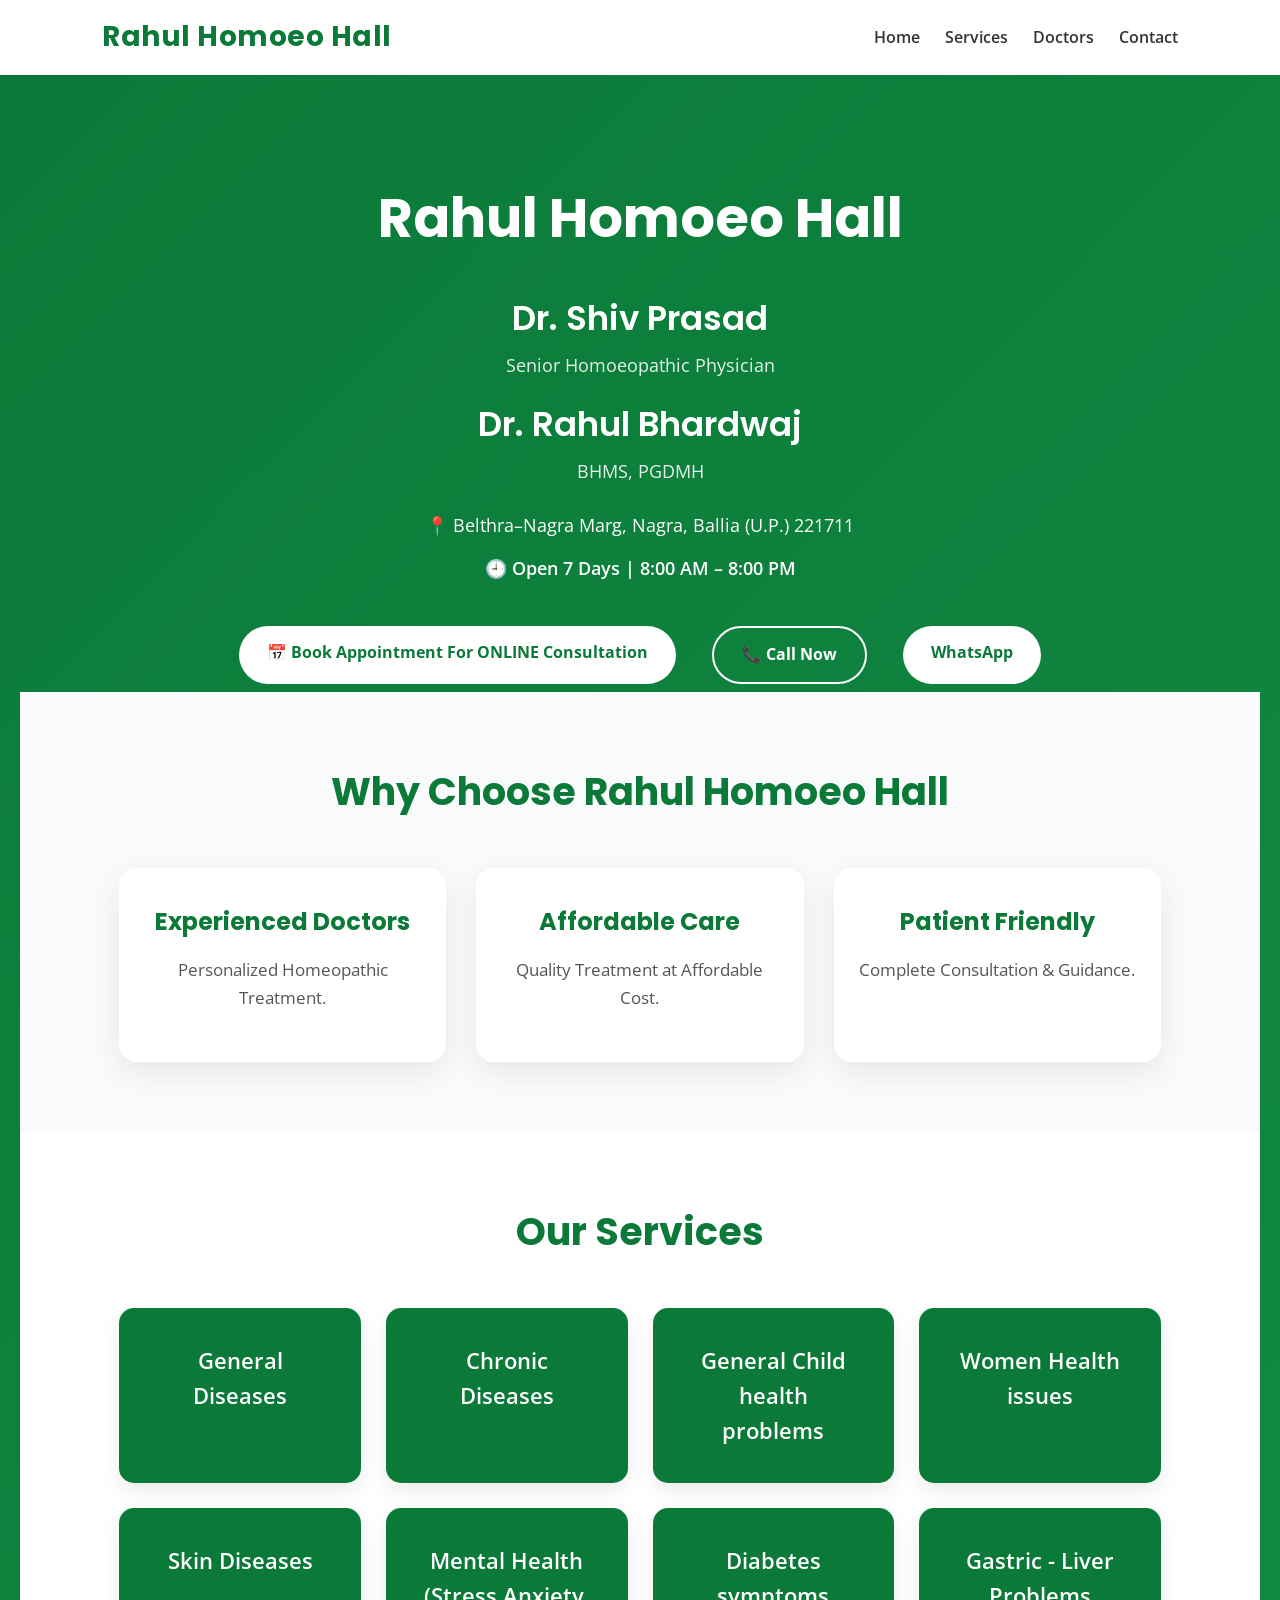
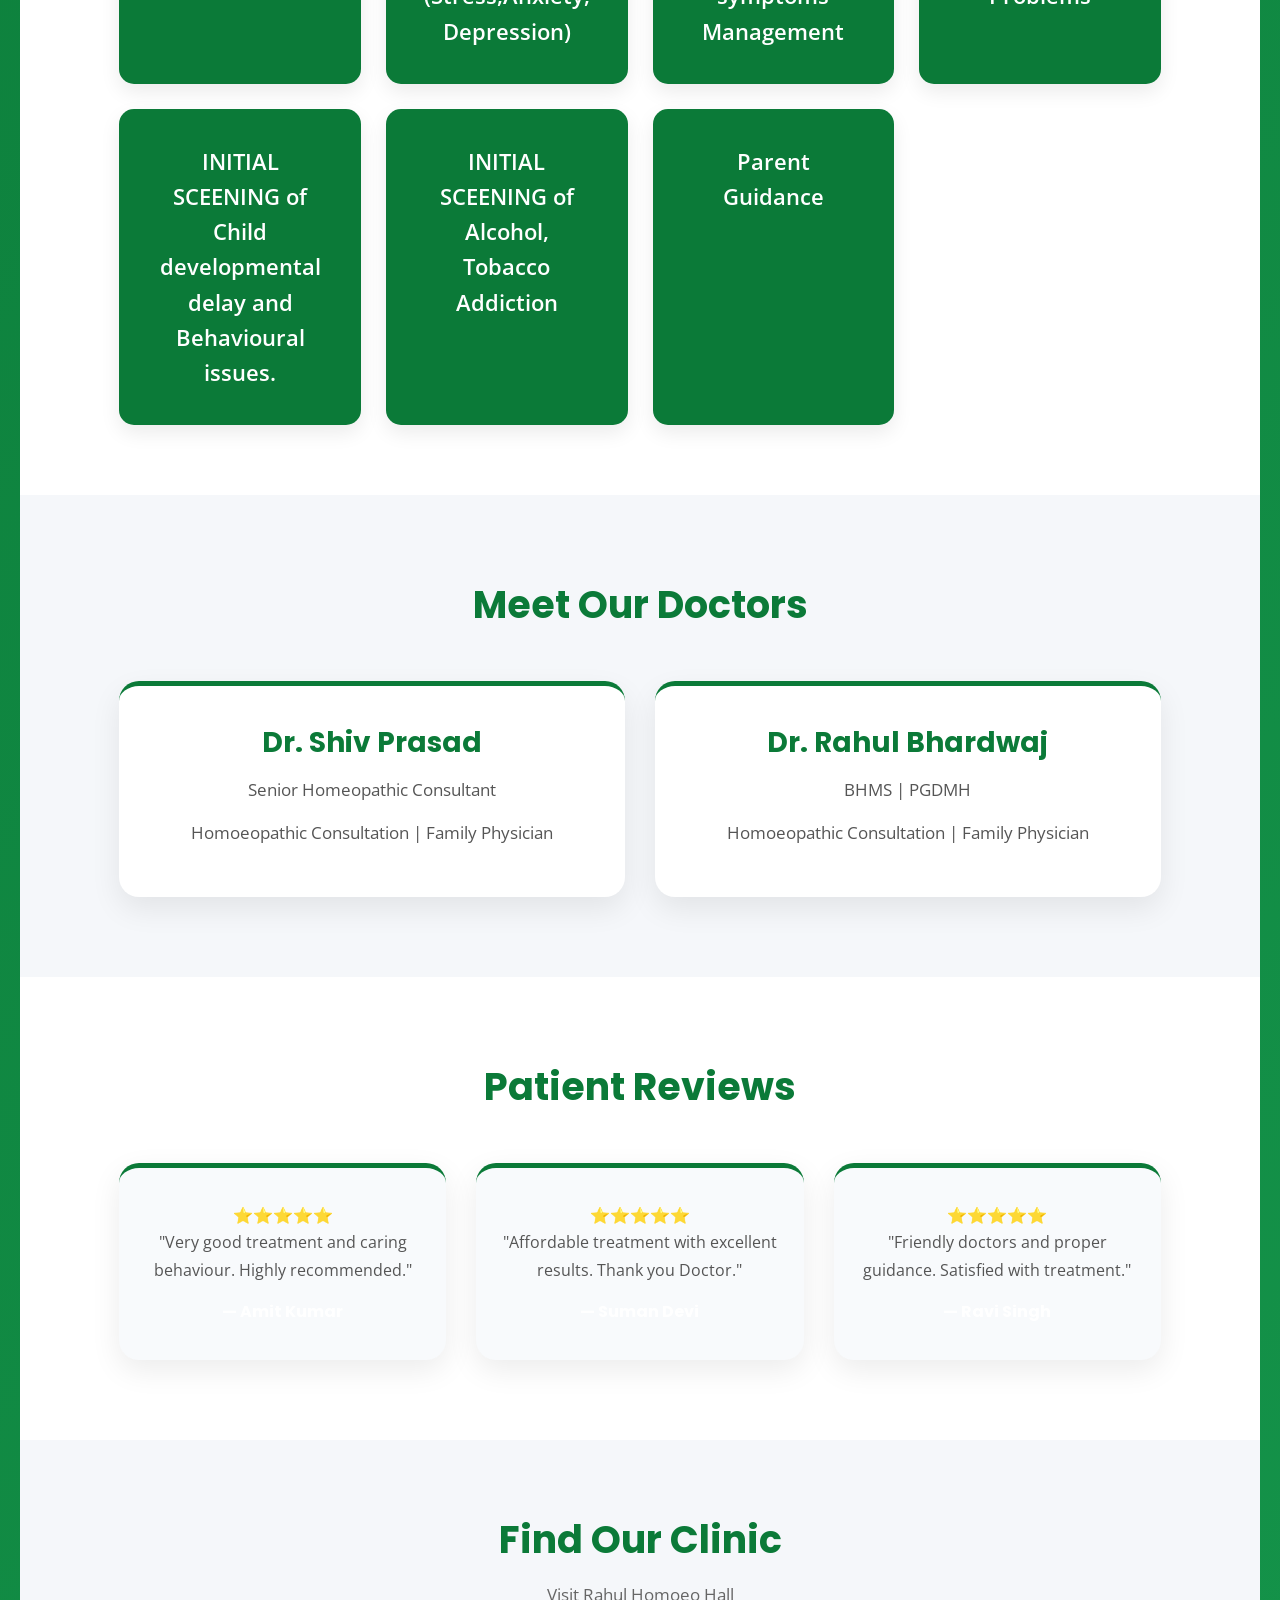
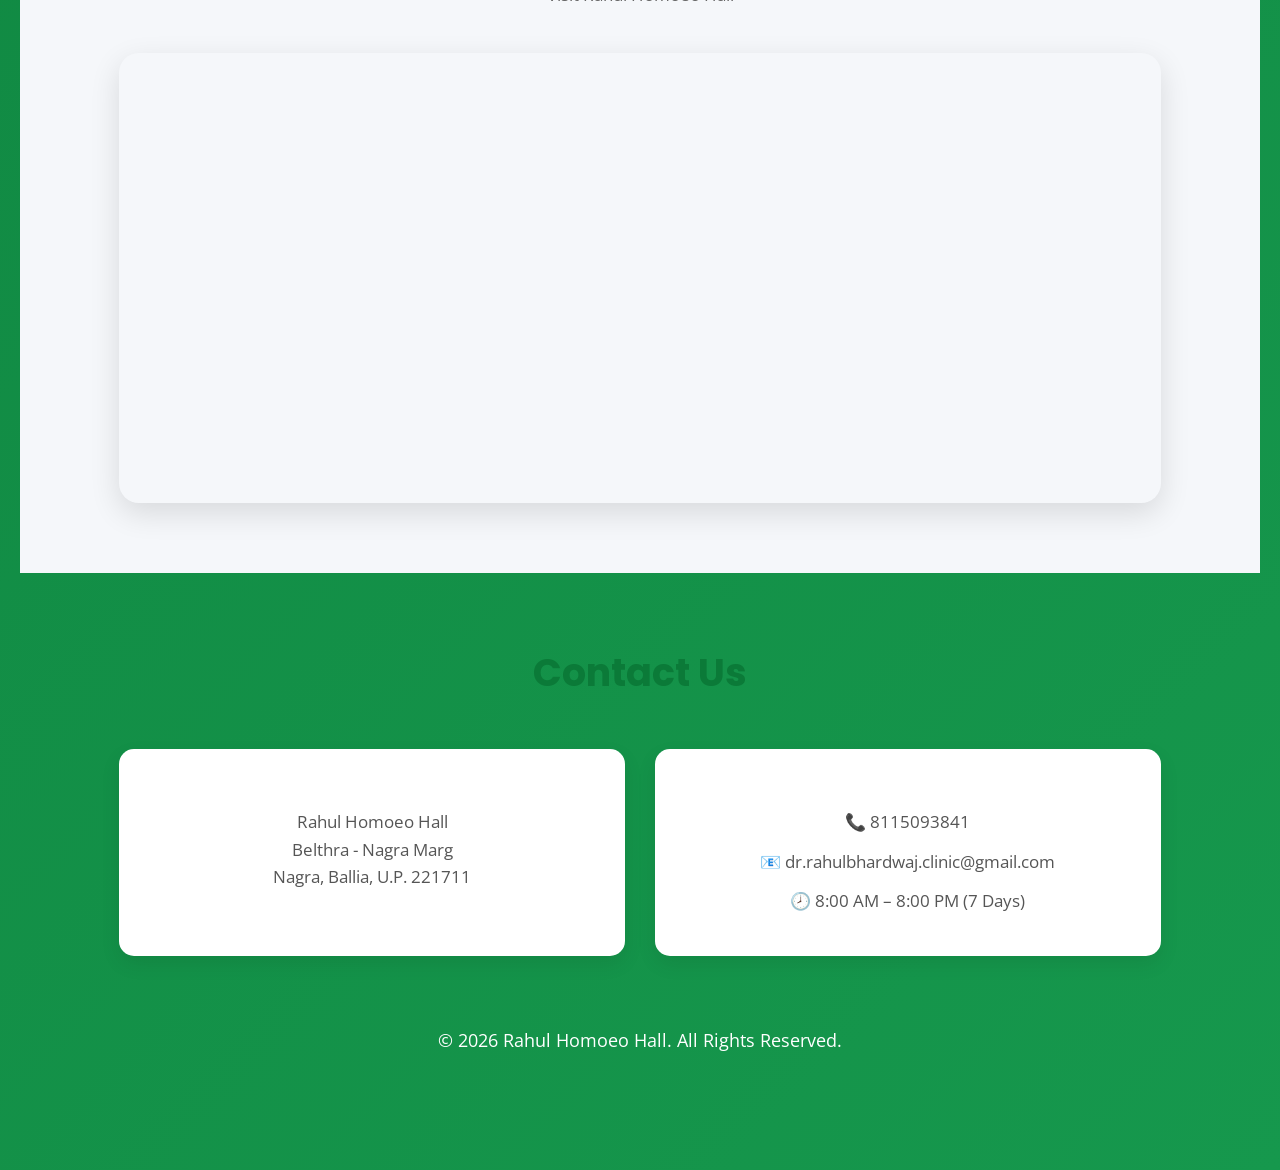
<file: index.html>
<!DOCTYPE html>
<html lang="en">

<head>
<meta charset="UTF-8">
<meta name="viewport" content="width=device-width, initial-scale=1.0">

<title>Rahul Homoeo Hall | Homeopathy Clinic</title>
<link rel="preconnect" href="https://fonts.googleapis.com">

<link rel="preconnect" href="https://fonts.gstatic.com" crossorigin>

<link href="https://fonts.googleapis.com/css2?family=Poppins:wght@400;500;600;700&family=Open+Sans:wght@400;500;600&display=swap" rel="stylesheet">
<link rel="stylesheet" href="style.css">

</head>

<body>

<header>

<div class="logo">
Rahul Homoeo Hall
</div>

<nav>

<ul>

<li><a href="#home">Home</a></li>

<li><a href="#services">Services</a></li>

<li><a href="#doctors">Doctors</a></li>

<li><a href="#contact">Contact</a></li>
<link rel="stylesheet" href="https://cdnjs.cloudflare.com/ajax/libs/font-awesome/6.5.2/css/all.min.css">
</ul>

</nav>

</header>

<section class="hero">

<div class="hero-content">

<h1>Rahul Homoeo Hall</h1>

<div class="doctor-names">

<h2>Dr. Shiv Prasad</h2>

<p class="doctor-title">
Senior Homoeopathic Physician
</p>

<h2>Dr. Rahul Bhardwaj</h2>

<p class="doctor-title">
BHMS, PGDMH
</p>

</div>

<p class="hero-address">
📍 Belthra–Nagra Marg, Nagra, Ballia (U.P.) 221711
</p>

<p class="hero-time">
🕘 Open 7 Days | 8:00 AM – 8:00 PM
</p>

<div class="hero-buttons">

<a href="appointment.html" class="btn-green">
📅 Book Appointment For ONLINE Consultation 

</a>

<a href="tel:+918115093841" class="btn-white">

📞 Call Now 

</a>

<a href="https://wa.me/918115093841" class="btn-green" target="_blank">
WhatsApp
</a>

</div>

</div>

<section id="why">
<div class="section-title">
<h2>Why Choose Rahul Homoeo Hall</h2>
</div>

<div class="why-grid">

<div class="why-card">
<h3>Experienced Doctors</h3>
<p>Personalized Homeopathic Treatment.</p>
</div>

<div class="why-card">
<h3>Affordable Care</h3>
<p>Quality Treatment at Affordable Cost.</p>
</div>

<div class="why-card">
<h3>Patient Friendly</h3>
<p>Complete Consultation & Guidance.</p>
</div>

</div>

</section>

<section id="services">

<div class="section-title">

<h2>Our Services</h2>

</div>

<div class="service-grid">

<div class="service-card">
General Diseases
</div>

<div class="service-card">
Chronic Diseases
</div>

<div class="service-card">
General Child health problems
</div>

<div class="service-card">
  Women Health issues
</div>

<div class="service-card">
Skin Diseases
</div>

<div class="service-card">
Mental Health (Stress,Anxiety,
Depression)
</div>

<div class="service-card">
Diabetes symptoms Management
</div>

<div class="service-card">
Gastric - Liver Problems
</div>

<div class="service-card">
INITIAL SCEENING of Child developmental delay and Behavioural issues.
</div>

<div class="service-card">
  INITIAL SCEENING of Alcohol, Tobacco Addiction
</div>

<div class="service-card">
Parent Guidance
</div>

</section>

<section id="doctors">

<div class="section-title">

<h2>Meet Our Doctors</h2>

</div>

<div class="doctor-grid">

<div class="doctor-box">

<h3>Dr. Shiv Prasad</h3>

<p>Senior Homeopathic Consultant</p>
<p>Homoeopathic Consultation  | Family Physician</p>

</div>

<div class="doctor-box">

<h3>Dr. Rahul Bhardwaj</h3>

<p>BHMS | PGDMH</p>
<p>Homoeopathic Consultation  | Family Physician </p>

</div>

</div>

</section>

<section id="reviews">

<div class="section-title">
<h2>Patient Reviews</h2>
</div>

<div class="review-grid">

<div class="review-card">
⭐⭐⭐⭐⭐
<p>
"Very good treatment and caring behaviour.
Highly recommended."
</p>
<h4>— Amit Kumar</h4>
</div>

<div class="review-card">
⭐⭐⭐⭐⭐
<p>
"Affordable treatment with excellent results.
Thank you Doctor."
</p>
<h4>— Suman Devi</h4>
</div>

<div class="review-card">
⭐⭐⭐⭐⭐
<p>
"Friendly doctors and proper guidance.
Satisfied with treatment."
</p>
<h4>— Ravi Singh</h4>
</div>

</div>

</section>

</div>


<!-- ================= GOOGLE MAP ================= -->

<section id="map">

<div class="section-title">
<h2>Find Our Clinic</h2>
<p>Visit Rahul Homoeo Hall</p>
</div>

<div class="map-container">

<iframe src="https://www.google.com/maps/embed?pb=!1m18!1m12!1m3!1d3586.8254006961056!2d83.87122497450284!3d25.973765977219355!2m3!1f0!2f0!3f0!3m2!1i1024!2i768!4f13.1!3m3!1m2!1s0x39923f58c93e7609%3A0x264336eaaa0608b!2sRahul%20Homoeo%20Hall!5e0!3m2!1sen!2sin!4v1785724657789!5m2!1sen!2sin" width="600" height="450" style="border:0;" allowfullscreen="" loading="lazy" referrerpolicy="strict-origin-when-cross-origin"></iframe>

</div>



</section>

<!-- ================= CONTACT ================= -->

<section id="contact">

<div class="section-title">
<h2>Contact Us</h2>
</div>

<div class="contact-grid">

<div>

<h3>Address</h3>

<p>
Rahul Homoeo Hall<br>
Belthra - Nagra Marg<br>
Nagra, Ballia, U.P. 221711
</p>

</div>

<div>

<h3>Contact</h3>

<p>📞 8115093841</p>

<p>📧 dr.rahulbhardwaj.clinic@gmail.com</p>

<p>🕗 8:00 AM – 8:00 PM (7 Days)</p>

</div>

</div>

</section>

<!-- ================= FOOTER ================= -->
</footer>

<p>© 2026 Rahul Homoeo Hall. All Rights Reserved.</p>

</footer>

<script src="script.js"></script>

</body>

</html>
</file>
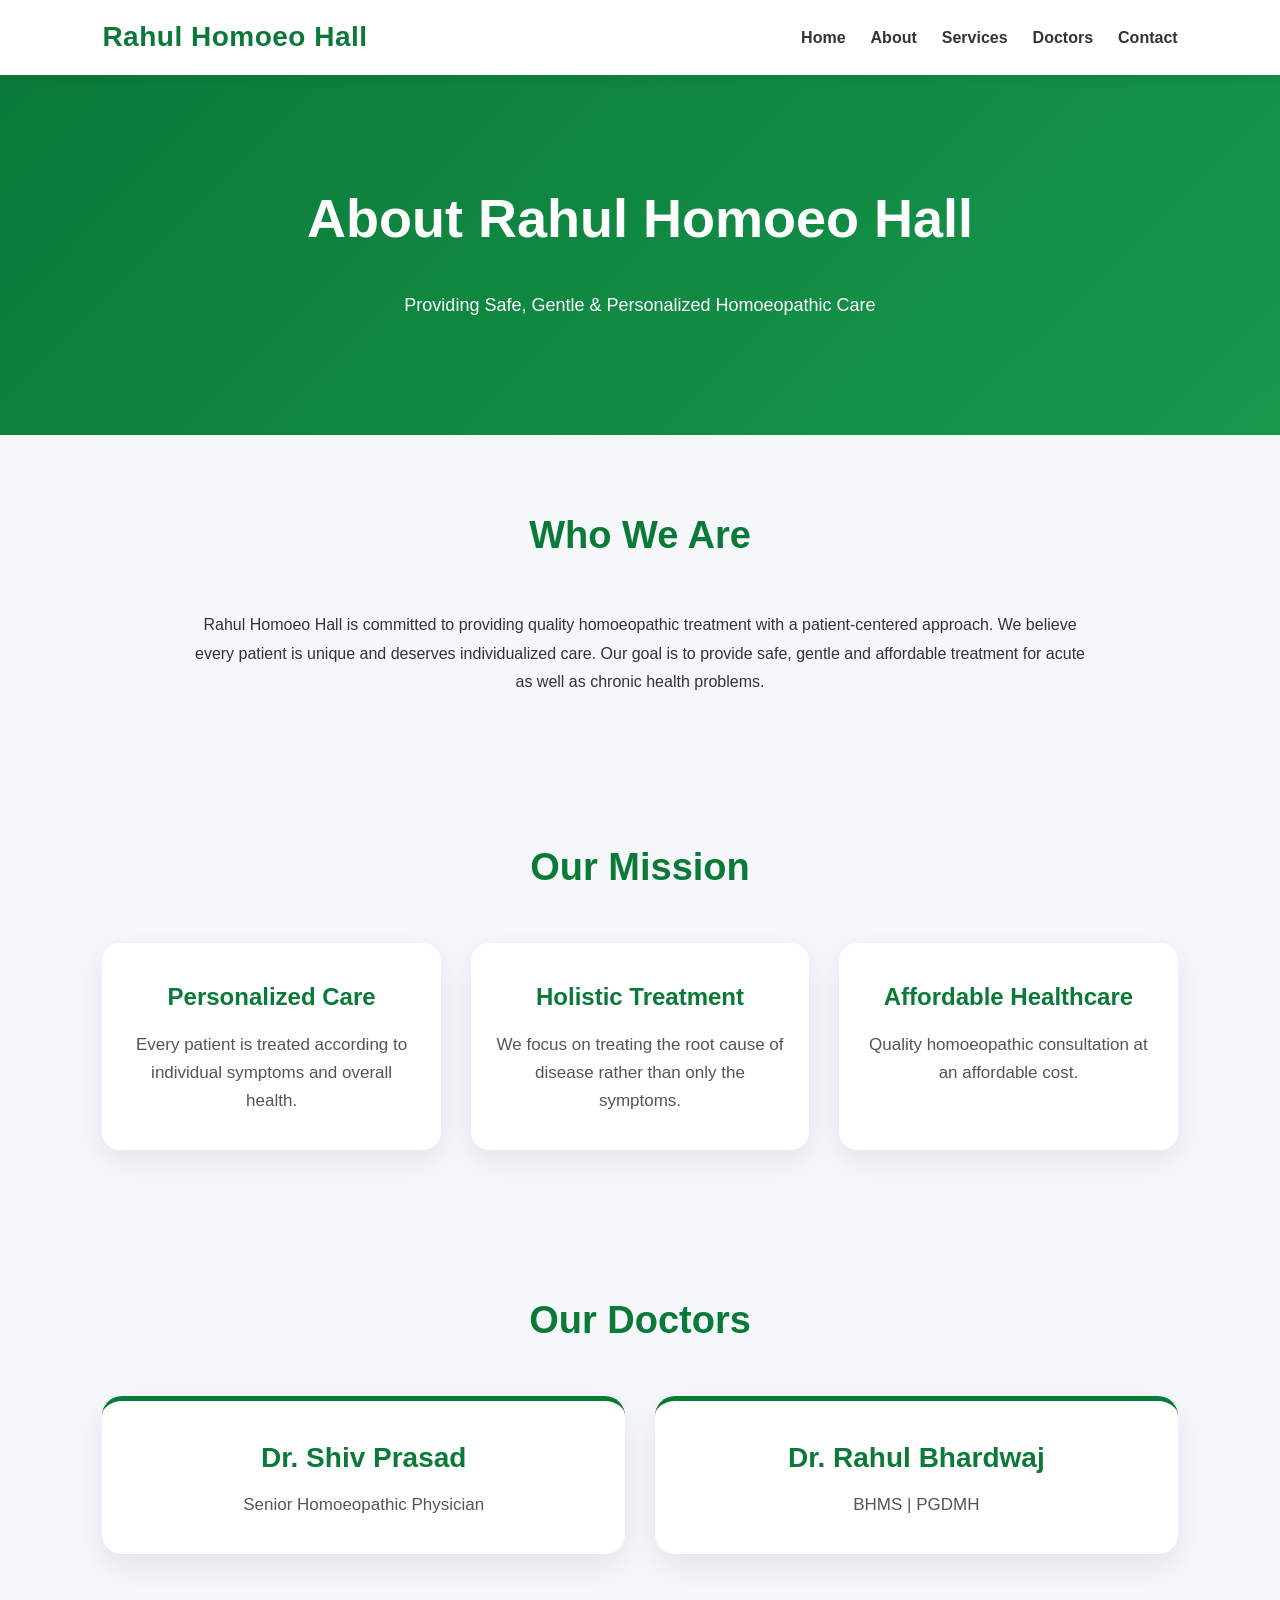
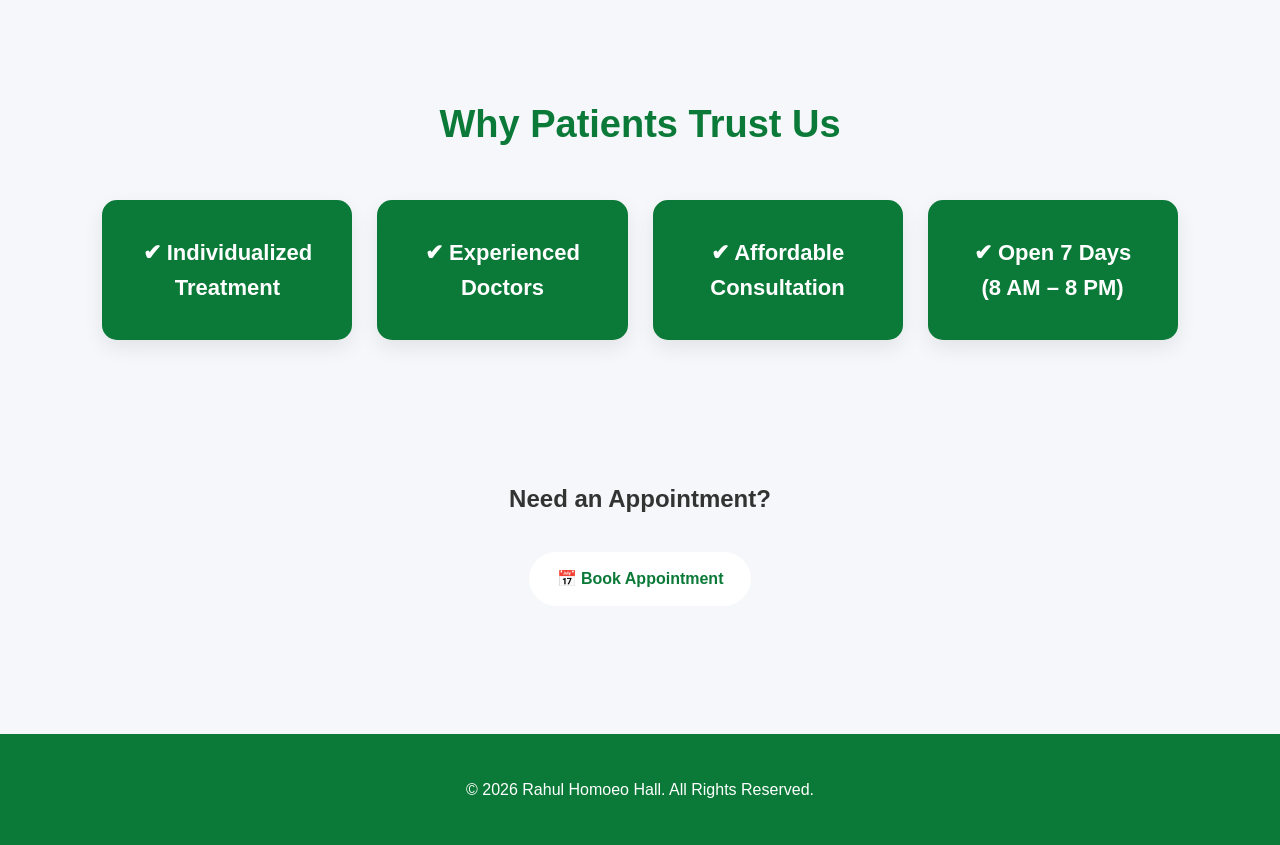
<file: about.html>
<!DOCTYPE html>
<html lang="en">

<head>

<meta charset="UTF-8">
<meta name="viewport" content="width=device-width, initial-scale=1.0">

<title>About Us | Rahul Homoeo Hall</title>

<link rel="stylesheet" href="style.css">

</head>

<body>

<!-- Header -->

<header>

<div class="logo">
Rahul Homoeo Hall
</div>

<nav>

<ul>

<li><a href="index.html">Home</a></li>
<li><a href="about.html">About</a></li>
<li><a href="services.html">Services</a></li>
<li><a href="doctors.html">Doctors</a></li>
<li><a href="contact.html">Contact</a></li>

</ul>

</nav>

</header>

<!-- About Banner -->

<section class="hero">

<h1>About Rahul Homoeo Hall</h1>

<p>
Providing Safe, Gentle & Personalized Homoeopathic Care
</p>

</section>

<!-- About Clinic -->

<section>

<div class="section-title">

<h2>Who We Are</h2>

</div>

<p style="max-width:900px;margin:auto;text-align:center;line-height:1.8;">

Rahul Homoeo Hall is committed to providing quality homoeopathic treatment with a patient-centered approach. We believe every patient is unique and deserves individualized care. Our goal is to provide safe, gentle and affordable treatment for acute as well as chronic health problems.

</p>

</section>

<!-- Mission -->

<section>

<div class="section-title">

<h2>Our Mission</h2>

</div>

<div class="why-grid">

<div class="why-card">

<h3>Personalized Care</h3>

<p>
Every patient is treated according to individual symptoms and overall health.
</p>

</div>

<div class="why-card">

<h3>Holistic Treatment</h3>

<p>
We focus on treating the root cause of disease rather than only the symptoms.
</p>

</div>

<div class="why-card">

<h3>Affordable Healthcare</h3>

<p>
Quality homoeopathic consultation at an affordable cost.
</p>

</div>

</div>

</section>

<!-- Doctors -->

<section>

<div class="section-title">

<h2>Our Doctors</h2>

</div>

<div class="doctor-grid">

<div class="doctor-box">

<h3>Dr. Shiv Prasad</h3>

<p>
Senior Homoeopathic Physician
</p>

</div>

<div class="doctor-box">

<h3>Dr. Rahul Bhardwaj</h3>

<p>
BHMS | PGDMH
</p>

</div>

</div>

</section>

<!-- Why Patients Trust Us -->

<section>

<div class="section-title">

<h2>Why Patients Trust Us</h2>

</div>

<div class="service-grid">

<div class="service-card">
✔ Individualized Treatment
</div>

<div class="service-card">
✔ Experienced Doctors
</div>

<div class="service-card">
✔ Affordable Consultation
</div>

<div class="service-card">
✔ Open 7 Days (8 AM – 8 PM)
</div>

</div>

</section>

<!-- Appointment -->

<section style="text-align:center;">

<h2>Need an Appointment?</h2>

<br>

<a href="appointment.html" class="btn-green">

📅 Book Appointment

</a>

</section>

<!-- Footer -->

<footer>

<p>

© 2026 Rahul Homoeo Hall. All Rights Reserved.

</p>

</footer>

</body>

</html>
</file>
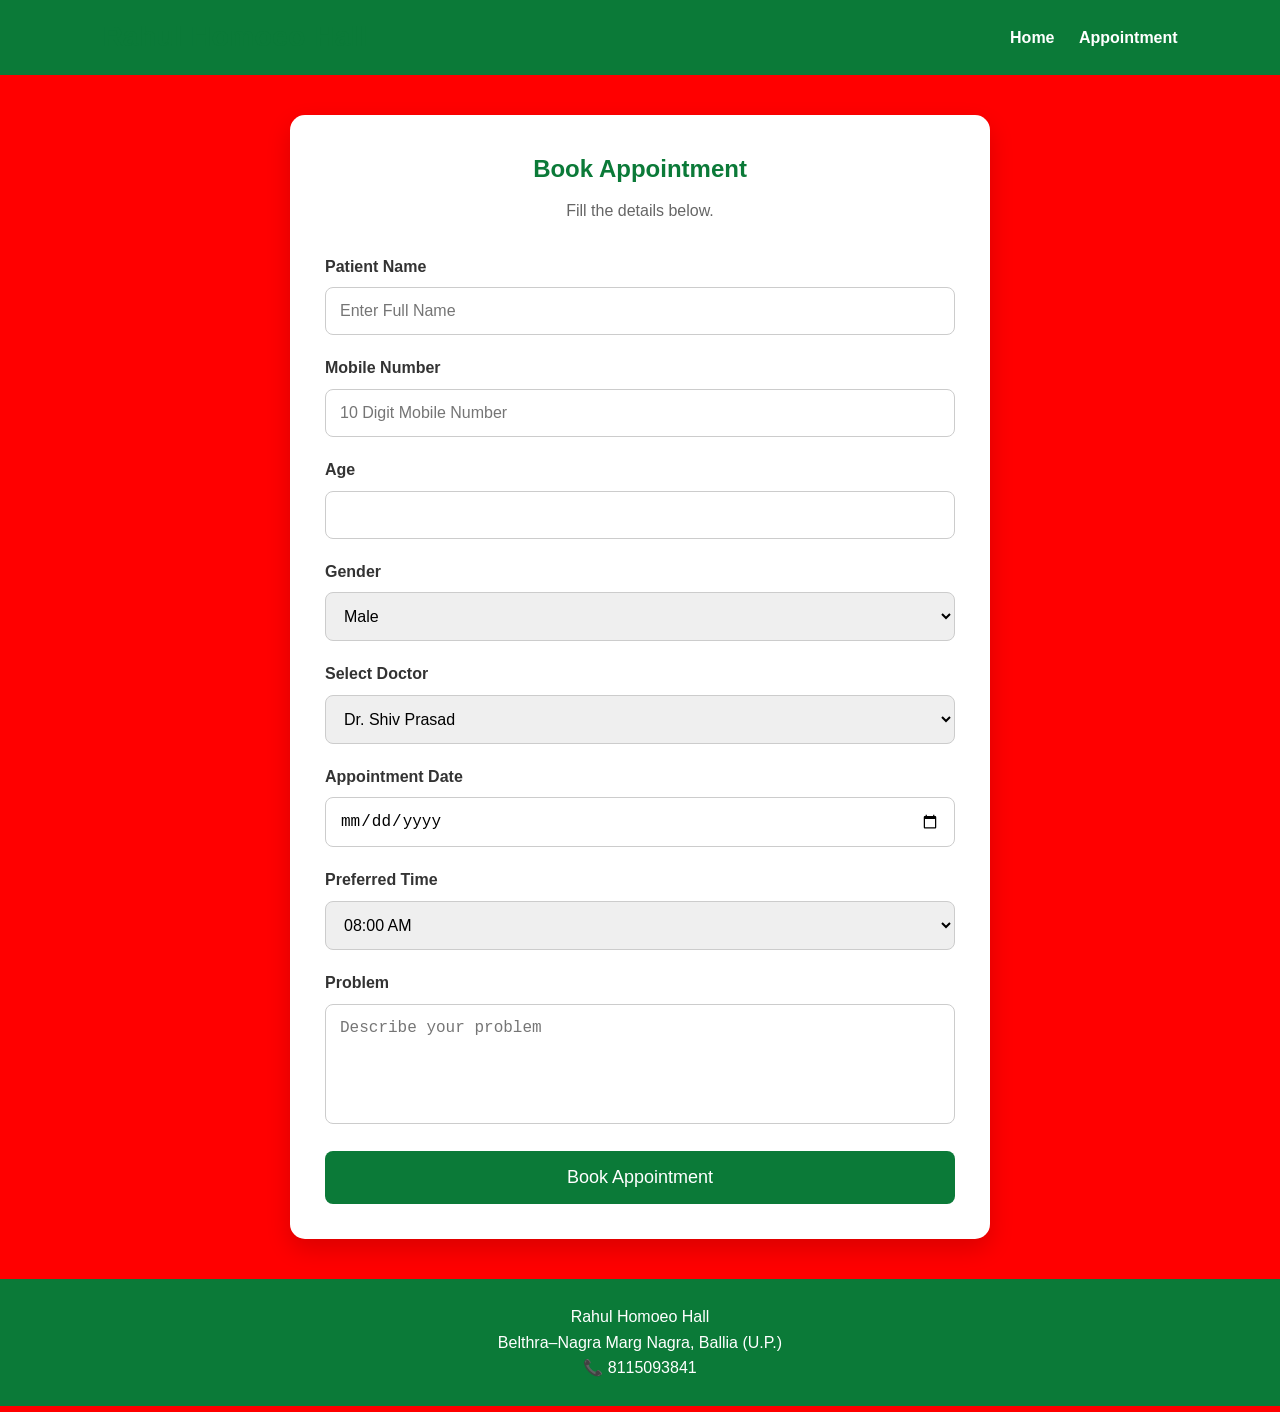
<file: appointment.html>
<!DOCTYPE html>
<html lang="en">
<head>
<meta charset="UTF-8">
<meta name="viewport" content="width=device-width, initial-scale=1.0">

<title>Book Appointment | Rahul Homoeo Hall</title>

<link rel="stylesheet" href="style.css">
<link rel="stylesheet" href="appointment.css">

</head>

<body>

<header>

<div class="logo">

Rahul Homoeo Hall

</div>

<nav>

<a href="index.html">Home</a>

<a href="appointment.html">Appointment</a>

</nav>

</header>


<section class="appointment-page">

<h1>Book Appointment</h1>

<p>

Fill the details below.

</p>


<form id="appointmentForm" method="POST" action="">


<div class="input-group">

<label>Patient Name</label>

<!-- name="name" जोड़ा गया -->
<input
type="text"
id="name"
name="name"
placeholder="Enter Full Name"
required>

</div>


<div class="input-group">

<label>Mobile Number</label>

<!-- name="mobile" जोड़ा गया -->
<input
type="tel"
id="mobile"
name="mobile"
maxlength="10"
placeholder="10 Digit Mobile Number"
required>

</div>


<div class="input-group">

<label>Age</label>

<!-- name="age" जोड़ा गया -->
<input
type="number"
id="age"
name="age"
min="1"
max="120"
required>

</div>


<div class="input-group">

<label>Gender</label>

<!-- name="gender" जोड़ा गया -->
<select id="gender" name="gender">

<option value="Male">Male</option>

<option value="Female">Female</option>

<option value="Other">Other</option>

</select>

</div>


<div class="input-group">

<label>Select Doctor</label>

<!-- name="doctor" जोड़ा गया -->
<select id="doctor" name="doctor">

<option value="Dr. Shiv Prasad">Dr. Shiv Prasad</option>

<option value="Dr. Rahul Bhardwaj (BHMS)">Dr. Rahul Bhardwaj (BHMS)</option>

</select>

</div>


<div class="input-group">

<label>Appointment Date</label>

<!-- name="date" जोड़ा गया -->
<input
type="date"
id="date"
name="date"
required>

</div>


<div class="input-group">

<label>Preferred Time</label>

<!-- name="time" जोड़ा गया -->
<select id="time" name="time">

<option value="08:00 AM">08:00 AM</option>
<option value="09:00 AM">09:00 AM</option>
<option value="10:00 AM">10:00 AM</option>
<option value="11:00 AM">11:00 AM</option>
<option value="12:00 PM">12:00 PM</option>
<option value="01:00 PM">01:00 PM</option>
<option value="02:00 PM">02:00 PM</option>
<option value="03:00 PM">03:00 PM</option>
<option value="04:00 PM">04:00 PM</option>
<option value="05:00 PM">05:00 PM</option>
<option value="06:00 PM">06:00 PM</option>
<option value="07:00 PM">07:00 PM</option>

</select>

</div>


<div class="input-group">

<label>Problem</label>

<!-- name="problem" जोड़ा गया -->
<textarea

id="problem"
name="problem"

rows="5"

placeholder="Describe your problem"

required

></textarea>

</div>


<button type="submit">

Book Appointment

</button>


</form>

</section>


<footer>

Rahul Homoeo Hall

<br>

Belthra–Nagra Marg

Nagra, Ballia (U.P.)

<br>

📞 8115093841

</footer>


<script src="script.js"></script>

</body>

</html>
</file>
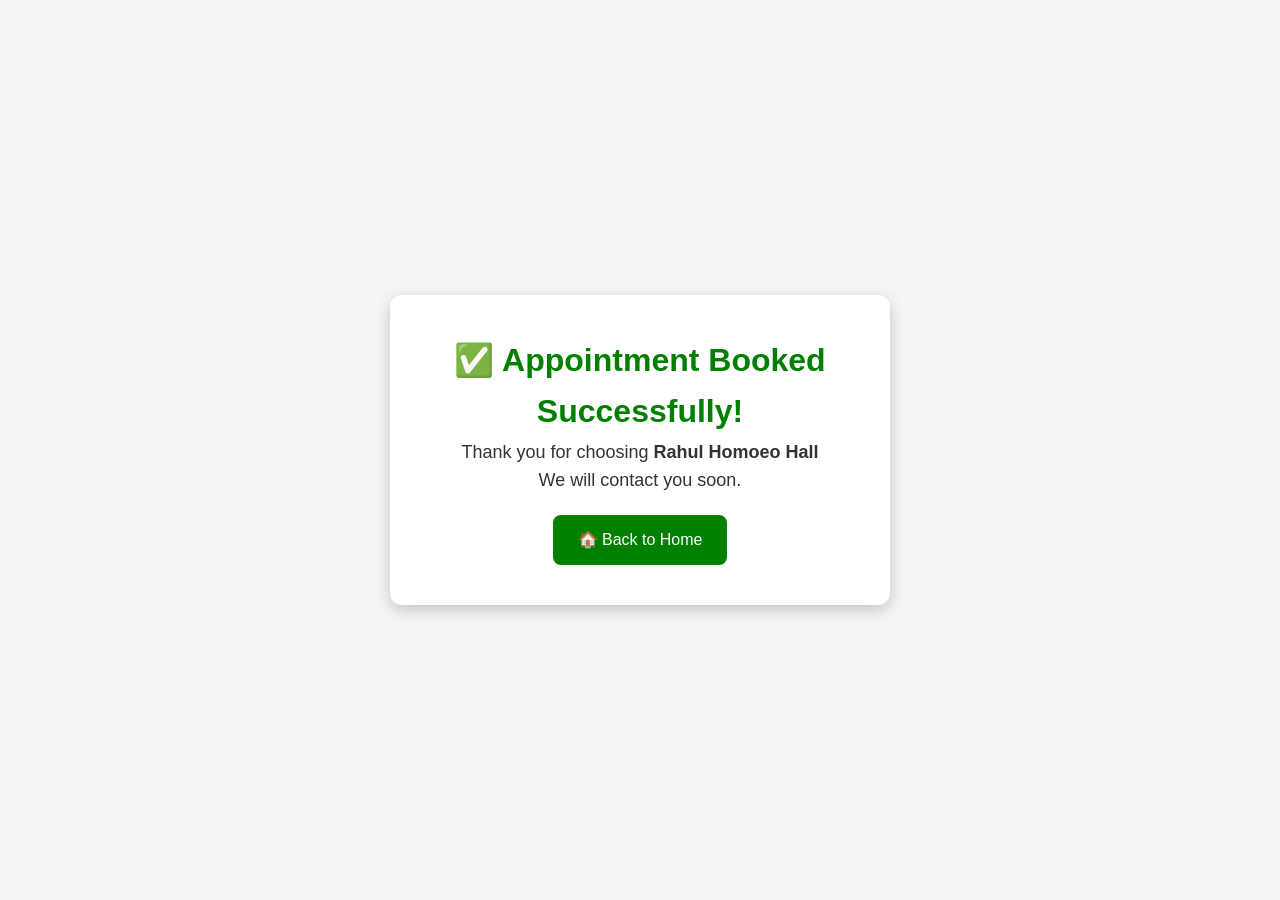
<file: success.html>
<!DOCTYPE html>
<html lang="en">

<head>

<meta charset="UTF-8">

<meta name="viewport" content="width=device-width, initial-scale=1.0">

<title>Appointment Booked</title>

<link rel="stylesheet" href="style.css">

<style>

body{

font-family:Arial,sans-serif;

background:#f5f5f5;

display:flex;

justify-content:center;

align-items:center;

height:100vh;

margin:0;

}

.box{

background:white;

padding:40px;

border-radius:12px;

box-shadow:0 5px 15px rgba(0,0,0,.2);

text-align:center;

max-width:500px;

}

h1{

color:green;

}

p{

font-size:18px;

}

a{

display:inline-block;

margin-top:20px;

padding:12px 25px;

background:green;

color:white;

text-decoration:none;

border-radius:8px;

}

</style>

</head>

<body>

<div class="box">

<h1>✅ Appointment Booked Successfully!</h1>

<p>

Thank you for choosing

<b>Rahul Homoeo Hall</b>

</p>

<p>

We will contact you soon.

</p>

<a href="index.html">
🏠 Back to Home
</a>

</div>

</body>

</html>
</file>
<file: style.css>
/* ===========================
   Rahul Homoeo Hall
   Professional CSS - Part 1
=========================== */

*{
margin:0;
padding:0;
box-sizing:border-box;
scroll-behavior:smooth;
}

body{
font-family:'Open Sans',sans-serif;
h1,h2,h3,h4,h5,h6,.logo{

font-family:'Poppins',sans-serif;

}
background:#f5f7fa;
color:#333;
line-height:1.6;
}

a{
text-decoration:none;
}

img{
max-width:100%;
}

/* ================= HEADER ================= */

header{

position:sticky;
top:0;
z-index:999;

background:#ffffff;

display:flex;
justify-content:space-between;
align-items:center;

padding:15px 8%;

box-shadow:0 3px 12px rgba(0,0,0,.08);

}

.logo{

font-size:28px;

font-weight:bold;

color:#0B7A38;

letter-spacing:.5px;

}

/* Navigation */

nav ul{

display:flex;

list-style:none;

gap:25px;

}

nav ul li a{

color:#333;

font-weight:600;

transition:.3s;

}

nav ul li a:hover{

color:#0B7A38;

}

/* ================= HERO ================= */

.hero{

background:linear-gradient(135deg,#0B7A38,#16984d);

padding:90px 8%;

text-align:center;

color:white;

}

.hero h1{

font-size:48px;

margin-bottom:15px;

}

.hero h2{

font-size:28px;

font-weight:normal;

margin-bottom:20px;

}

.hero p{

font-size:18px;

margin-bottom:15px;

}

/* Buttons */

.hero-buttons{

margin-top:35px;

}

.btn-green{

display:inline-block;

background:white;

color:#0B7A38;

padding:14px 28px;

border-radius:30px;

font-weight:bold;

margin:8px;

transition:.3s;

}

.btn-green:hover{

background:#f2f2f2;

transform:translateY(-2px);

}

.btn-white{

display:inline-block;

border:2px solid white;

color:white;

padding:14px 28px;

border-radius:30px;

font-weight:bold;

margin:8px;

transition:.3s;

}

.btn-white:hover{

background:white;

color:#0B7A38;

}

/* ================= SECTION ================= */

section{

padding:70px 8%;

}

.section-title{

text-align:center;

margin-bottom:45px;

}

.section-title h2{

font-size:34px;

color:#0B7A38;

margin-bottom:10px;

}

.section-title p{

color:#666;

font-size:17px;

}
/* ===========================
   PART 2
   Why Choose | Services | Doctors
=========================== */

/* Grid */

.why-grid,
.service-grid,
.doctor-grid{

display:grid;

grid-template-columns:repeat(auto-fit,minmax(250px,1fr));

gap:25px;

margin-top:30px;

}

/* Cards */

.why-card,
.service-card,
.doctor-box{

background:#fff;

padding:30px 25px;

border-radius:15px;

text-align:center;

box-shadow:0 8px 20px rgba(0,0,0,.08);

transition:.35s;

cursor:pointer;

}

/* Hover */

.why-card:hover,
.service-card:hover,
.doctor-box:hover{

transform:translateY(-8px);

box-shadow:0 15px 35px rgba(0,0,0,.15);

}

/* Titles */

.why-card h3,
.doctor-box h3{

color:#0B7A38;

margin-bottom:15px;

font-size:24px;

}

/* Paragraph */

.why-card p,
.doctor-box p{

color:#666;

font-size:16px;

}

/* Services */

.service-card{

font-size:20px;

font-weight:bold;

color:#0B7A38;

}

/* Doctor Card */

.doctor-box{

border-top:5px solid #0B7A38;

}

/* Small Animation */

.why-card,
.service-card,
.doctor-box{

animation:fadeUp .8s ease;

}

@keyframes fadeUp{

0%{

opacity:0;

transform:translateY(30px);

}

100%{

opacity:1;

transform:translateY(0);

}

}
/* ===========================
   PART 3
   Contact | Footer | Responsive
=========================== */

/* Contact Section */

.contact-grid{

display:grid;

grid-template-columns:repeat(2,1fr);

gap:30px;

margin-top:30px;

}

.contact-grid div{

background:#ffffff;

padding:30px;

border-radius:15px;

box-shadow:0 8px 20px rgba(0,0,0,.08);

}

.contact-grid h2{

color:#0B7A38;

margin-bottom:20px;

font-size:28px;

}

.contact-grid p{

font-size:17px;

margin-bottom:12px;

color:#555;

}

/* Footer */

footer{

background:#0B7A38;

color:#fff;

text-align:center;

padding:35px 20px;

margin-top:50px;

}

footer h2{

font-size:30px;

margin-bottom:10px;

}

footer p{

margin:8px 0;

font-size:16px;

}

/* Mobile Responsive */

@media(max-width:768px){

header{

flex-direction:column;

padding:15px;

}

.logo{

margin-bottom:15px;

}

nav ul{

flex-direction:column;

text-align:center;

gap:12px;

}

.hero{

padding:60px 20px;

}

.hero h1{

font-size:34px;

}

.hero h2{

font-size:22px;

}

.hero p{

font-size:16px;

}

.section-title h2{

font-size:28px;

}

.contact-grid{

grid-template-columns:1fr;

}

.btn-green,
.btn-white{

display:block;

width:90%;

margin:10px auto;

text-align:center;

}

}
.doctor-names{

margin:20px 0;

}

.doctor-names h2{

font-size:28px;

font-weight:600;

color:white;

margin:8px 0;

}
.doctor-names{
margin:25px 0;
text-align:center;
}

.doctor1{
font-size:36px;
font-weight:600;
margin-bottom:12px;
color:#fff;
}

.doctor2{
font-size:32px;
font-weight:600;
margin-bottom:6px;
color:#fff;
}

.qualification{
font-size:20px;
font-weight:500;
color:#f5f5f5;
letter-spacing:1px;
}
/* ===== Premium Hero ===== */

.hero{

text-align:center;

padding:100px 20px;

}

.hero h1{

font-size:54px;

margin-bottom:30px;

}

.doctor-names h2{

font-size:34px;

font-weight:600;

margin-top:18px;

margin-bottom:5px;

}

.doctor-title{

font-size:18px;

opacity:.9;

margin-bottom:18px;

}

.hero-address{

font-size:20px;

margin-top:25px;

}

.hero-time{

font-size:20px;

margin:15px 0 35px;

font-weight:600;

}

.hero-buttons{

display:flex;

justify-content:center;

gap:20px;

flex-wrap:wrap;

}
/*==========================
 WHY CHOOSE
==========================*/

#why{
padding:70px 8%;
background:#f8fafc;
}

.section-title{
text-align:center;
margin-bottom:45px;
}

.section-title h2{
font-size:38px;
color:#0b7a38;
font-weight:700;
margin-bottom:10px;
}

.why-grid{

display:grid;

grid-template-columns:repeat(auto-fit,minmax(250px,1fr));

gap:30px;

}

.why-card{

background:#ffffff;

padding:35px 25px;

border-radius:18px;

text-align:center;

box-shadow:0 10px 30px rgba(0,0,0,.08);

transition:.4s;

}

.why-card:hover{

transform:translateY(-10px);

box-shadow:0 20px 40px rgba(0,0,0,.15);

}

.why-card h3{

font-size:24px;

color:#0b7a38;

margin-bottom:15px;

}

.why-card p{

font-size:17px;

line-height:28px;

color:#555;

}


/*==========================
 SERVICES
==========================*/

#services{

padding:70px 8%;

background:#ffffff;

}

.service-grid{

display:grid;

grid-template-columns:repeat(auto-fit,minmax(230px,1fr));

gap:25px;

}

.service-card{

background:#0b7a38;

color:white;

padding:35px;

border-radius:15px;

font-size:22px;

font-weight:600;

text-align:center;

transition:.4s;

cursor:pointer;

}

.service-card:hover{

background:#06602d;

transform:scale(1.05);

}
/*==========================
 MEET OUR DOCTORS
==========================*/

#doctors{

padding:80px 8%;

background:#f5f7fa;

}

.doctor-grid{

display:grid;

grid-template-columns:repeat(auto-fit,minmax(280px,1fr));

gap:30px;

margin-top:40px;

}

.doctor-box{

background:#fff;

border-radius:20px;

padding:35px;

text-align:center;

box-shadow:0 12px 30px rgba(0,0,0,.08);

transition:.4s;

}

.doctor-box:hover{

transform:translateY(-8px);

box-shadow:0 20px 40px rgba(0,0,0,.15);

}

.doctor-photo{

width:120px;

height:120px;

border-radius:50%;

background:#e8f5ec;

margin:0 auto 20px;

display:flex;

justify-content:center;

align-items:center;

font-size:55px;

}

.doctor-box h3{

font-size:28px;

color:#0B7A38;

margin-bottom:10px;

}

.doctor-box p{

font-size:17px;

color:#555;

line-height:28px;

}

.doctor-btn{

display:inline-block;

margin-top:20px;

padding:12px 28px;

background:#0B7A38;

color:#fff;

border-radius:30px;

font-weight:600;

transition:.3s;

}

.doctor-btn:hover{

background:#06602d;

}
/* ===========================
   PATIENT REVIEWS SECTION
=========================== */

#reviews{

padding:80px 8%;
background:#ffffff;

}

.review-grid{

display:grid;

grid-template-columns:repeat(auto-fit,minmax(280px,1fr));

gap:30px;

margin-top:40px;

}


.review-card{

background:#f8fafc;

padding:35px 25px;

border-radius:20px;

text-align:center;

box-shadow:0 10px 30px rgba(0,0,0,.08);

transition:.4s;

border-top:5px solid #0B7A38;

}


.review-card:hover{

transform:translateY(-8px);

box-shadow:0 18px 40px rgba(0,0,0,.15);

}


.review-card h3{

color:#0B7A38;

font-size:22px;

margin-bottom:15px;

}


.review-card p{

font-size:16px;

color:#555;

line-height:28px;

}


.review-stars{

color:#f4b400;

font-size:22px;

margin-bottom:15px;

}


/* Mobile */

@media(max-width:768px){

.review-grid{

grid-template-columns:1fr;

}

}
/* ===========================
   GOOGLE MAP
=========================== */

#map{

padding:70px 8%;
background:#f5f7fa;

}


.map-container{

width:100%;

border-radius:20px;

overflow:hidden;

box-shadow:0 10px 30px rgba(0,0,0,.12);

}


.map-container iframe{

display:block;

}
/* ===== Mobile Responsive ===== */

@media (max-width: 768px){

nav ul{
flex-direction:column;
text-align:center;
}

.hero h1{
font-size:32px;
}

.hero-buttons{
display:flex;
flex-direction:column;
gap:10px;
}

.service-grid,
.doctor-grid,
.review-grid,
.why-grid,
.contact-grid{
grid-template-columns:1fr;
}

.map-container iframe{
width:100%;
height:300px;
}

}
</file>
<file: appointment.css>
body{
    background:red !important;
}

/* ===== Appointment Page ===== */

body{
    margin:0;
    padding:0;
    font-family:Arial,Helvetica,sans-serif;
    background:#f2f7f4;
}/* ===== Appointment Page ===== */

body{
    margin:0;
    padding:0;
    font-family:Arial,Helvetica,sans-serif;
    background:#f2f7f4;
}

/* Header */

header{
    background:#0b7a38;
    color:#fff;
    padding:15px 8%;
    display:flex;
    justify-content:space-between;
    align-items:center;
}

header a{
    color:white;
    text-decoration:none;
    margin-left:20px;
    font-weight:bold;
}

header a:hover{
    color:#ffe082;
}

/* Form */

.appointment-page{

    max-width:700px;

    margin:40px auto;

    background:#fff;

    padding:35px;

    border-radius:15px;

    box-shadow:0 10px 25px rgba(0,0,0,.15);

}

.appointment-page h1{

    text-align:center;

    color:#0b7a38;

    margin-bottom:10px;

}

.appointment-page p{

    text-align:center;

    color:#666;

    margin-bottom:30px;

}

.input-group{

    margin-bottom:20px;

}

.input-group label{

    display:block;

    margin-bottom:8px;

    font-weight:bold;

}

.input-group input,

.input-group select,

.input-group textarea{

    width:100%;

    padding:14px;

    border:1px solid #ccc;

    border-radius:8px;

    font-size:16px;

    outline:none;

}

.input-group input:focus,

.input-group select:focus,

.input-group textarea:focus{

    border-color:#0b7a38;

}

textarea{

    resize:none;

}

button{

    width:100%;

    padding:16px;

    background:#0b7a38;

    color:white;

    border:none;

    border-radius:8px;

    font-size:18px;

    cursor:pointer;

    transition:.3s;

}

button:hover{

    background:#095d2b;

}

/* Footer */

footer{

    margin-top:40px;

    background:#0b7a38;

    color:white;

    text-align:center;

    padding:25px;

}

/* Mobile */

@media(max-width:768px){

header{

    flex-direction:column;

    gap:10px;

}

.appointment-page{

    margin:20px;

    padding:20px;

}

}
</file>
